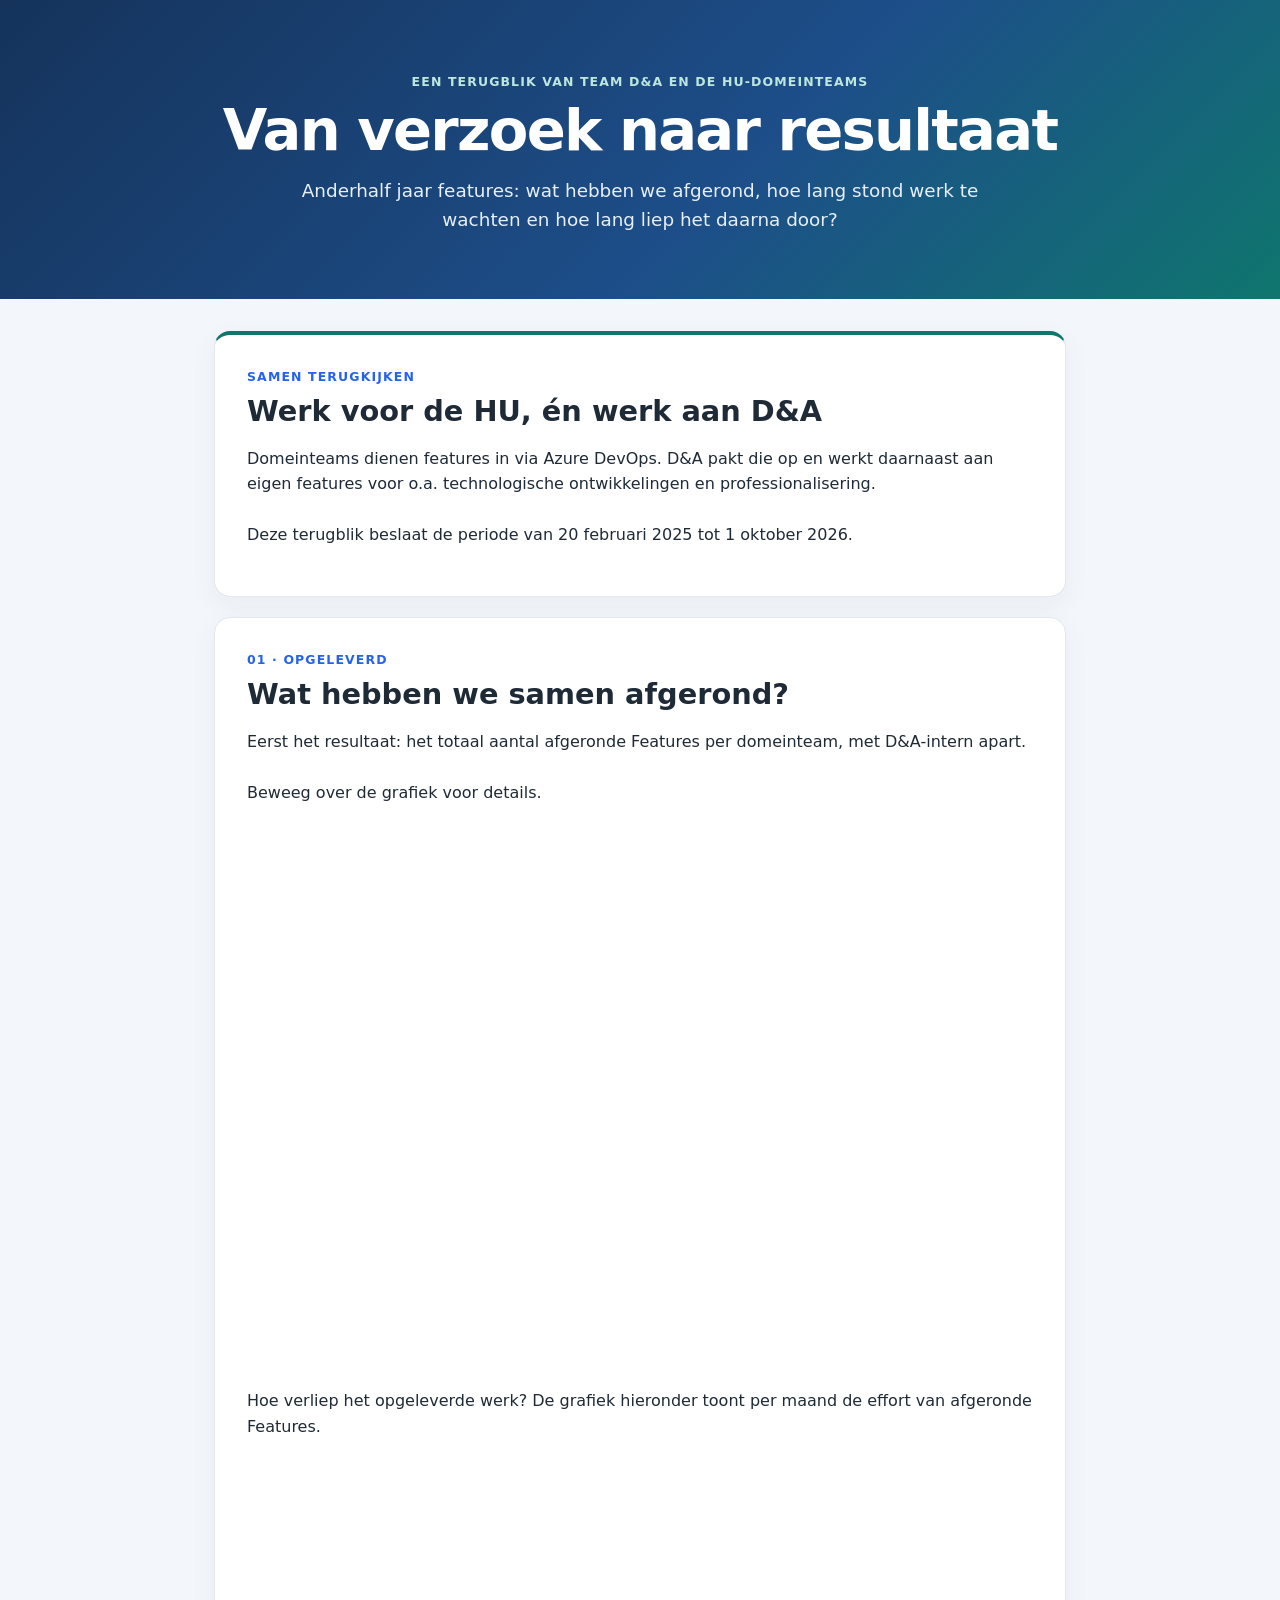
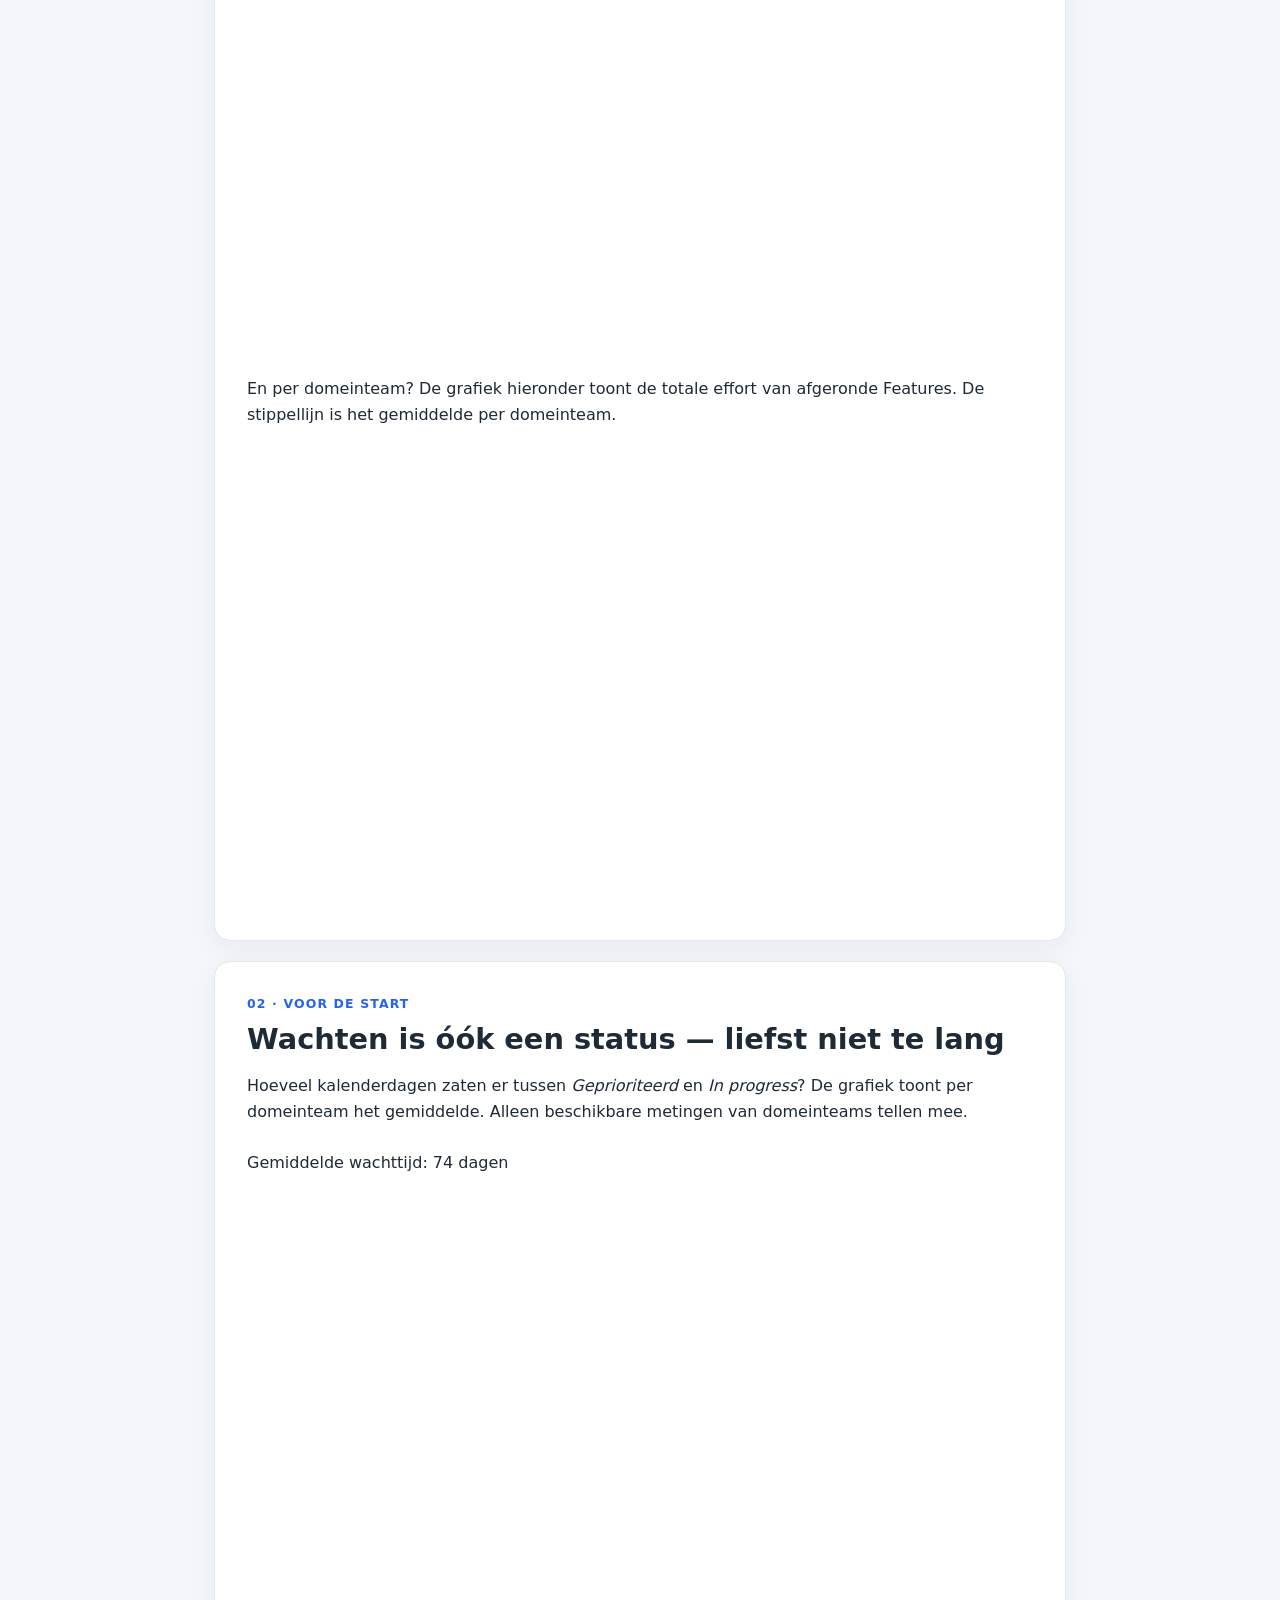
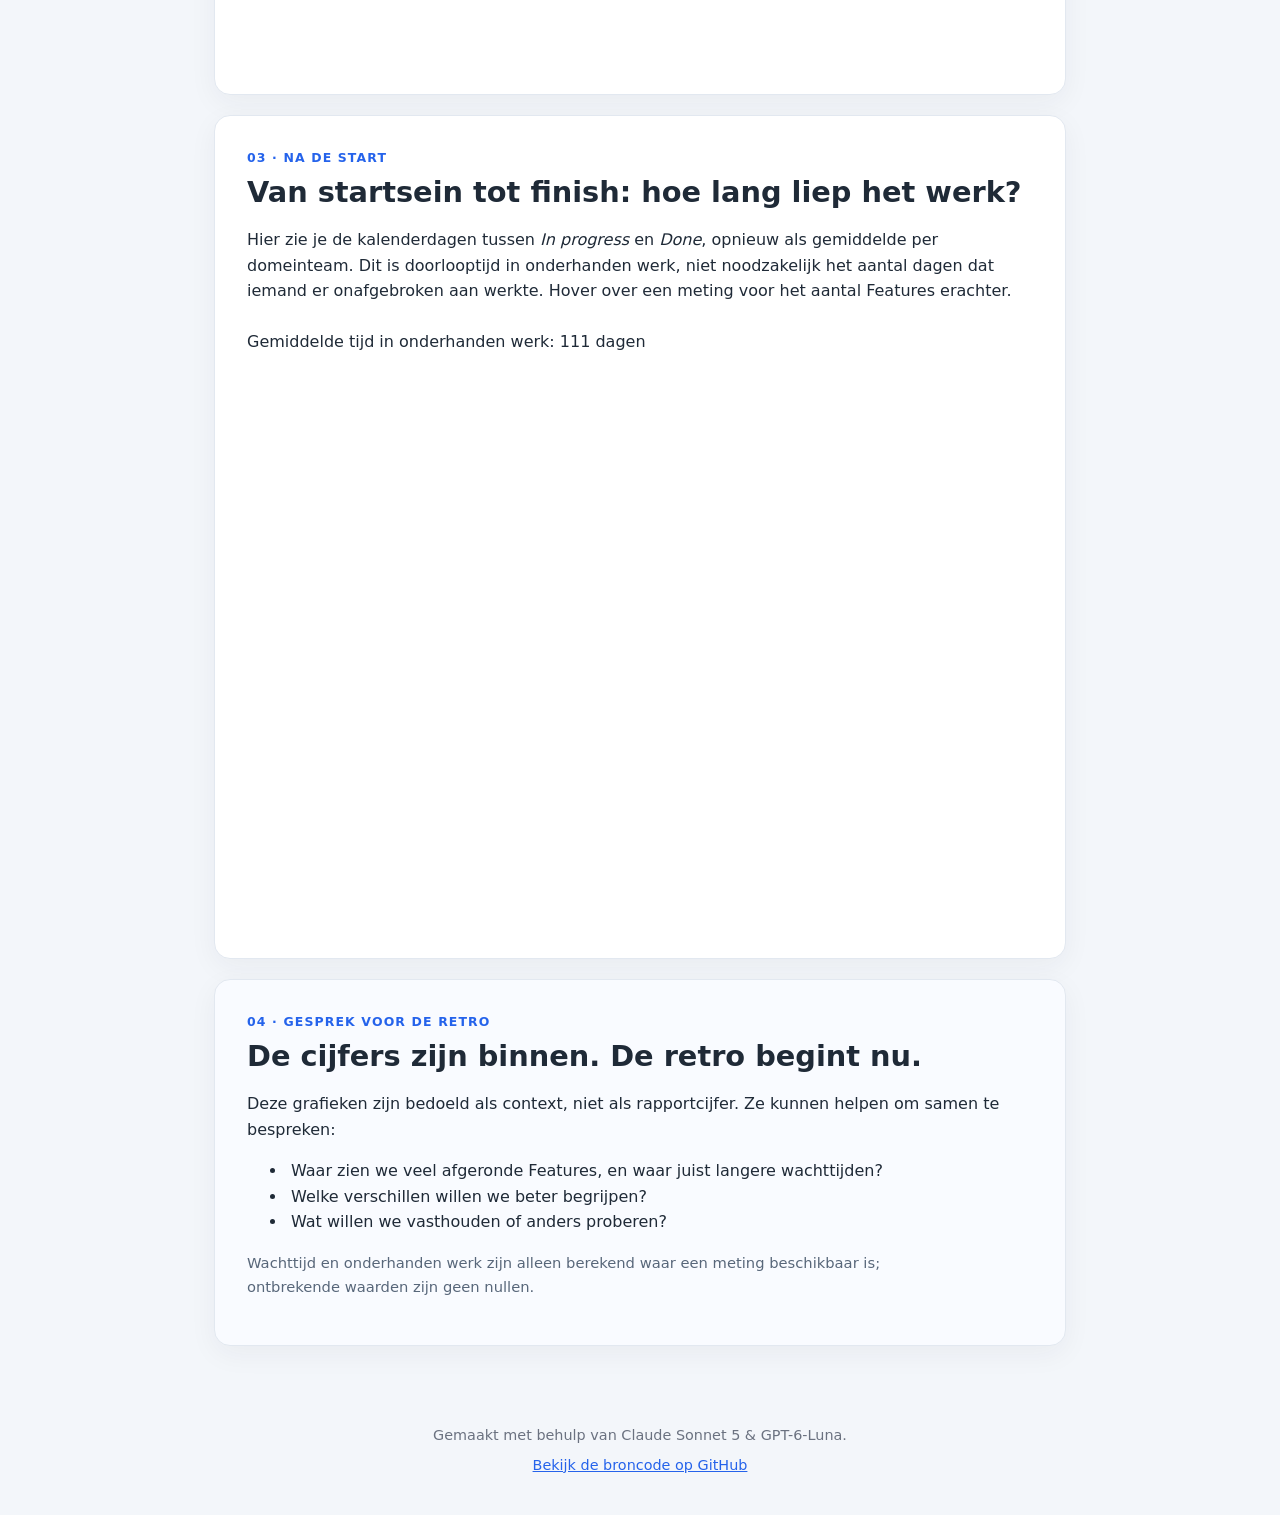
<file: docs/index.html>
<!DOCTYPE html>
<html lang="nl">
<head>
  <meta charset="UTF-8">
  <meta name="viewport" content="width=device-width, initial-scale=1.0">
  <title>Van verzoek naar resultaat | D&A Feature-terugblik</title>
  <link rel="stylesheet" href="assets/style.css">
</head>
<body>
    <header class="hero">
      <p class="eyebrow">Een terugblik van Team D&amp;A en de HU-domeinteams</p>
      <h1>Van verzoek naar resultaat</h1>
      <p class="hero-copy">Anderhalf jaar features: wat hebben we afgerond, hoe lang stond werk te wachten en hoe lang liep het daarna door?</p>
    </header>

    <main>
      <section class="intro card">
        <p class="eyebrow">Samen terugkijken</p>
        <h2>Werk voor de HU, én werk aan D&amp;A</h2>
        <p>
          Domeinteams dienen features in via Azure DevOps. D&amp;A pakt die op
          en werkt daarnaast aan eigen features voor o.a. technologische ontwikkelingen en professionalisering.
          <br><br>
          Deze terugblik beslaat de periode van 20 februari 2025 tot 1 oktober 2026. 
        </p>
      </section>

      <section class="card" id="afgerond">
        <p class="eyebrow">01 · Opgeleverd</p>
        <h2>Wat hebben we samen afgerond?</h2>
        <p>
          Eerst het resultaat: het totaal aantal afgeronde Features per domeinteam, met D&amp;A-intern apart. 
          <br><br>
          Beweeg over de grafiek voor details.
        </p>
        <iframe src="assets/charts/features_completed.html" title="Afgeronde Features: totaal, D&amp;A-intern en per domeinteam" loading="lazy" scrolling="no"></iframe>
        <p>
          Hoe verliep het opgeleverde werk? De grafiek hieronder toont per maand de effort van afgeronde Features.
        </p>
        <iframe src="assets/charts/closed_effort_per_month.html" title="Gesloten effort per maand" loading="lazy" scrolling="no"></iframe>
        <p>
          En per domeinteam? De grafiek hieronder toont de totale effort van afgeronde Features. De stippellijn is het gemiddelde per domeinteam.
        </p>
        <iframe src="assets/charts/closed_effort_by_area.html" title="Totale effort van afgeronde Features per domeinteam" loading="lazy" scrolling="no"></iframe>
      </section>

      <section class="card" id="wachttijd">
        <p class="eyebrow">02 · Voor de start</p>
        <h2>Wachten is óók een status — liefst niet te lang</h2>
        <p>
          Hoeveel kalenderdagen zaten er tussen <em>Geprioriteerd</em> en <em>In progress</em>?
          De grafiek toont per domeinteam het gemiddelde. Alleen
          beschikbare metingen van domeinteams tellen mee.
          <br><br>
          Gemiddelde wachttijd: 74 dagen
        </p>
        <iframe src="assets/charts/waiting_time_by_area.html" title="Gemiddelde en mediane wachttijd per domeinteam" loading="lazy" scrolling="no"></iframe>
      </section>

      <section class="card" id="onderhanden">
        <p class="eyebrow">03 · Na de start</p>
        <h2>Van startsein tot finish: hoe lang liep het werk?</h2>
        <p>
          Hier zie je de kalenderdagen tussen <em>In progress</em> en <em>Done</em>, opnieuw
          als gemiddelde per domeinteam. Dit is doorlooptijd in onderhanden werk,
          niet noodzakelijk het aantal dagen dat iemand er onafgebroken aan werkte. Hover
          over een meting voor het aantal Features erachter.
          <br><br>
          Gemiddelde tijd in onderhanden werk: 111 dagen
        </p>
        <iframe src="assets/charts/wip_duration_by_area.html" title="Gemiddelde en mediane duur onderhanden werk per domeinteam" loading="lazy" scrolling="no"></iframe>
      </section>

      <section class="card reflection">
        <p class="eyebrow">04 · Gesprek voor de retro</p>
        <h2>De cijfers zijn binnen. De retro begint nu.</h2>
        <p>Deze grafieken zijn bedoeld als context, niet als rapportcijfer. Ze kunnen helpen om samen te bespreken:</p>
        <ul>
          <li>Waar zien we veel afgeronde Features, en waar juist langere wachttijden?</li>
          <li>Welke verschillen willen we beter begrijpen?</li>
          <li>Wat willen we vasthouden of anders proberen?</li>
        </ul>
        <p class="note">Wachttijd en onderhanden werk zijn alleen berekend waar een meting beschikbaar is; ontbrekende waarden zijn geen nullen.</p>
      </section>
    </main>

    <footer>
      <p>Gemaakt met behulp van Claude Sonnet 5 & GPT-6-Luna.</p>
      <p><a href="https://github.com/uashogeschoolutrecht/dena_KPI_Dashboard">Bekijk de broncode op GitHub</a></p>
    </footer>
  </body>
</file>
<file: docs/assets/style.css>
:root {
  --color-bg: #f5f7fa;
  --color-text: #1f2a37;
  --color-accent: #2563eb;
  --color-card-bg: #ffffff;
  --color-border: #e2e8f0;
}

* {
  box-sizing: border-box;
}

body {
  margin: 0;
  font-family: "Segoe UI", system-ui, sans-serif;
  background: var(--color-bg);
  color: var(--color-text);
  line-height: 1.6;
}

header {
  background: var(--color-accent);
  color: white;
  padding: 2.5rem 1.5rem;
  text-align: center;
}

header h1 {
  margin: 0 0 0.5rem;
  font-size: 1.8rem;
}

main {
  max-width: 900px;
  margin: 2rem auto;
  padding: 0 1.5rem;
  display: grid;
  gap: 1.5rem;
}

.card {
  background: var(--color-card-bg);
  border: 1px solid var(--color-border);
  border-radius: 8px;
  padding: 1.5rem 2rem;
}

.placeholder {
  text-align: center;
  color: #6b7280;
  font-style: italic;
}

iframe {
  width: 100%;
  height: 480px;
  border: none;
}

footer {
  text-align: center;
  padding: 2rem 1rem;
  font-size: 0.9rem;
  color: #6b7280;
}

footer a {
  color: var(--color-accent);
}

/* Retrospective dashboard presentation */
body {
  background: #f3f6fa;
}

.hero {
  padding: 4.5rem 1.5rem 4rem;
  color: #fff;
  text-align: center;
  background: linear-gradient(135deg, #15335b 0%, #1d4e89 58%, #0f766e 100%);
}

.hero h1 {
  margin: 0.35rem 0 0.75rem;
  font-size: clamp(2.2rem, 5vw, 3.6rem);
  line-height: 1.12;
  letter-spacing: -0.03em;
}

.hero-copy {
  max-width: 720px;
  margin: 0 auto;
  color: #e6effb;
  font-size: 1.15rem;
}

.eyebrow {
  margin: 0 0 0.45rem;
  color: var(--color-accent);
  font-size: 0.78rem;
  font-weight: 700;
  letter-spacing: 0.09em;
  text-transform: uppercase;
}

.hero .eyebrow { color: #bde6df; }

main {
  width: min(100% - 2rem, 1000px);
  margin: 2rem auto 3rem;
  gap: 1.25rem;
}

.card {
  overflow: hidden;
  padding: clamp(1.25rem, 3vw, 2rem);
  border-radius: 16px;
  box-shadow: 0 8px 28px rgb(31 42 55 / 5%);
}

.card h2 {
  margin: 0 0 0.5rem;
  font-size: clamp(1.35rem, 3vw, 1.8rem);
  line-height: 1.25;
}

.card p { max-width: 78ch; }
.card .eyebrow { margin-top: 0; }
.intro { border-top: 4px solid #0f766e; }
.reflection { background: #f9fbff; }
.reflection li { padding-left: 0.25rem; }
.note { color: #58677a; font-size: 0.92rem; }

iframe {
  display: block;
  height: 560px;
  margin-top: 0.5rem;
}

/* Chart height (set in notebook) + ~20px body margin */
iframe[src*="features_completed"] { height: 550px; }
iframe[src*="closed_effort_per_month"] { height: 505px; }
iframe[src*="closed_effort_by_area"] { height: 465px; }
iframe[src*="waiting_time_by_area"] { height: 470px; }
iframe[src*="wip_duration_by_area"] { height: 555px; }

footer {
  padding: 1.5rem 1rem 2rem;
}

footer p { margin: 0.4rem; }
footer a:hover { color: #1746a2; }

@media (max-width: 640px) {
  .hero { padding: 3rem 1.25rem; }
  main { width: min(100% - 1rem, 1000px); margin-top: 1rem; }
  .card { border-radius: 12px; }
}
</file>
